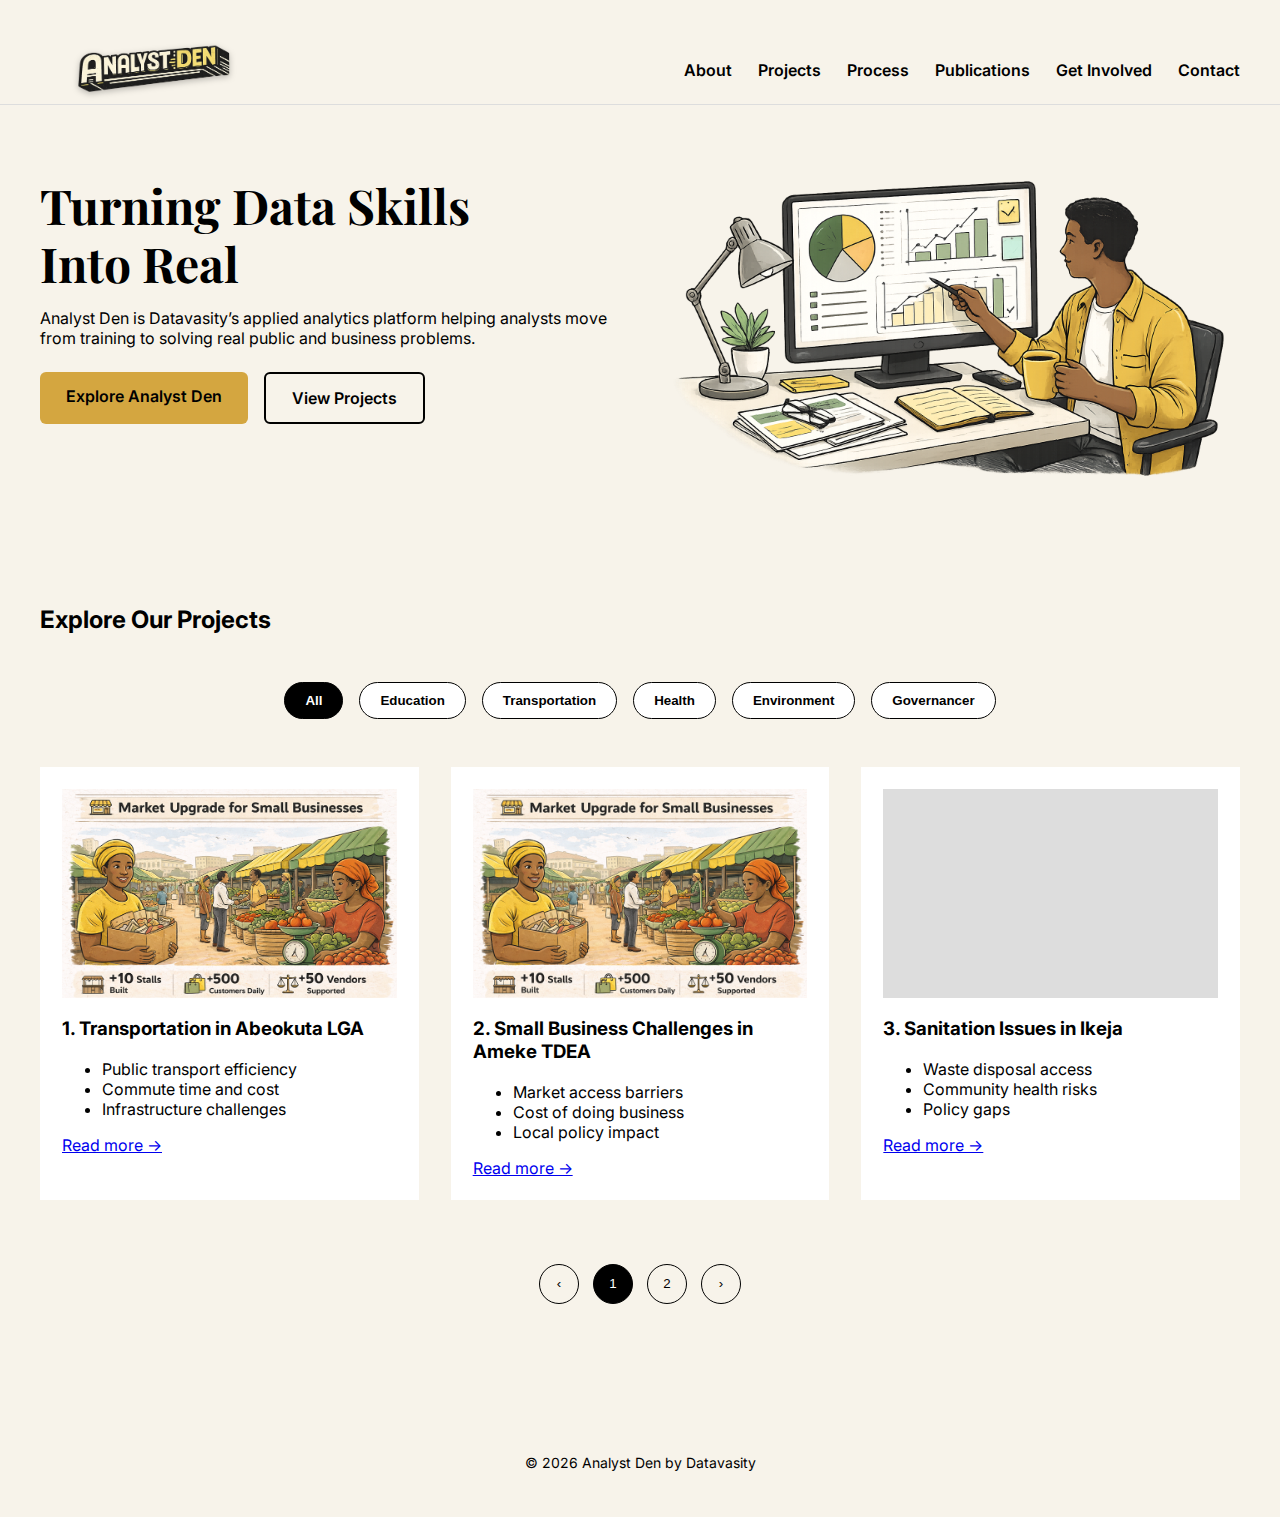
<file: index.html>
<!DOCTYPE html>
<html lang="en">
<head>
  <meta charset="UTF-8" />
  <meta name="viewport" content="width=device-width, initial-scale=1.0" />
  <title>Analyst Den | Turning Data Skills Into Real-World Impact</title>

  <link rel="preconnect" href="https://fonts.googleapis.com">
  <link rel="preconnect" href="https://fonts.gstatic.com" crossorigin>
  <link href="https://fonts.googleapis.com/css2?family=Inter:wght@400;600;700;800&family=Playfair+Display:wght@700&display=swap" rel="stylesheet">

  <link rel="stylesheet" href="styles.css" />
</head>
<body>

<header class="site-header">
  <div class="container header-row">
    <!-- LOGO → HOME -->
    <a href="index.html">
      <img src="assets/analyst-den-logo-3d.png" class="logo-img" alt="Analyst Den Logo">
    </a>

    <nav class="main-nav">
      <a href="about.html">About</a>
      <a href="p11.html">Projects</a>
      <a href="p11.html">Process</a>
      <a href="p11.html">Publications</a>
      <a href="p11.html">Get Involved</a>
      <a href="p11.html">Contact</a>
    </nav>

    <button class="menu-toggle" aria-label="Open menu">☰</button>
  </div>
</header>

<div class="mobile-menu">
  <button class="close-menu">✕</button>
  <a href="p11.html">About</a>
  <a href="p11.html">Projects</a>
  <a href="p11.html">Process</a>
  <a href="p11.html">Publications</a>
  <a href="p11.html">Get Involved</a>
  <a href="p11.html">Contact</a>
</div>

<section class="hero">
  <div class="container hero-grid">
    <div class="hero-text">
      <h1>Turning Data Skills<br><span id="typing-text"></span></h1>
      <p>Analyst Den is Datavasity’s applied analytics platform helping analysts move from training to solving real public and business problems.</p>

      <div class="hero-actions">
        <a href="p11.html" class="btn primary">Explore Analyst Den</a>
        <a href="p11.html" class="btn secondary">View Projects</a>
      </div>
    </div>
    <div class="hero-image"></div>
  </div>
</section>

<section class="projects">
  <div class="container">
    <h2>Explore Our Projects</h2>

    <div class="categories">
      <button class="active" data-filter="all">All</button>
      <button data-filter="public">Education</button>
      <button data-filter="business">Transportation</button>
      <button data-filter="community">Health</button>
      <button data-filter="community">Environment</button>
      <button data-filter="public">Governancer</button>
    </div>

    <div class="project-grid">

      <!-- POST 1 -->
      <div class="project-card" data-category="public" data-page="1">
        <div class="card-img" style="background-image: url('assets/project-business.png');"></div>
        <h3>1. Transportation in Abeokuta LGA</h3>
        <ul>
          <li>Public transport efficiency</li>
          <li>Commute time and cost</li>
          <li>Infrastructure challenges</li>
        </ul>
        <a href="pp.html" class="read-more">Read more →</a>
      </div>

      <!-- POST 2 -->
      <div class="project-card" data-category="business" data-page="1">
        <div class="card-img card-business"></div>
        <h3>2. Small Business Challenges in Ameke TDEA</h3>
        <ul>
          <li>Market access barriers</li>
          <li>Cost of doing business</li>
          <li>Local policy impact</li>
        </ul>
        <a href="pp.html" class="read-more">Read more →</a>
      </div>

      <!-- POST 3 -->
      <div class="project-card" data-category="community" data-page="1">
        <div class="card-img"></div>
        <h3>3. Sanitation Issues in Ikeja</h3>
        <ul>
          <li>Waste disposal access</li>
          <li>Community health risks</li>
          <li>Policy gaps</li>
        </ul>
        <a href="pp.html" class="read-more">Read more →</a>
      </div>

      <!-- POST 4 -->
      <div class="project-card" data-category="public" data-page="2">
        <div class="card-img" style="background-image: url('assets/project-business.png');"></div>
        <h3>4. Transportation in Abeokuta LGA</h3>
        <ul>
          <li>Public transport efficiency</li>
          <li>Commute time and cost</li>
          <li>Infrastructure challenges</li>
        </ul>
        <a href="pp.html" class="read-more">Read more →</a>
      </div>

      <!-- POST 5 -->
      <div class="project-card" data-category="business" data-page="2">
        <div class="card-img card-business"></div>
        <h3>5. Small Business Challenges in Ameke TDEA</h3>
        <ul>
          <li>Market access barriers</li>
          <li>Cost of doing business</li>
          <li>Local policy impact</li>
        </ul>
        <a href="pp.html" class="read-more">Read more →</a>
      </div>

      <!-- POST 6 -->
      <div class="project-card" data-category="community" data-page="2">
        <div class="card-img"></div>
        <h3>6. Sanitation Issues in Ikeja</h3>
        <ul>
          <li>Waste disposal access</li>
          <li>Community health risks</li>
          <li>Policy gaps</li>
        </ul>
        <a href="pp.html" class="read-more">Read more →</a>
      </div>

    </div>

    <div class="pagination">
      <button data-page="prev">‹</button>
      <button class="active" data-page="1">1</button>
      <button data-page="2">2</button>
      <button data-page="next">›</button>
    </div>

  </div>
</section>

<footer class="site-footer">
  <p>© 2026 Analyst Den by Datavasity</p>
</footer>

<script src="script.js"></script>
</body>
</html>
</file>
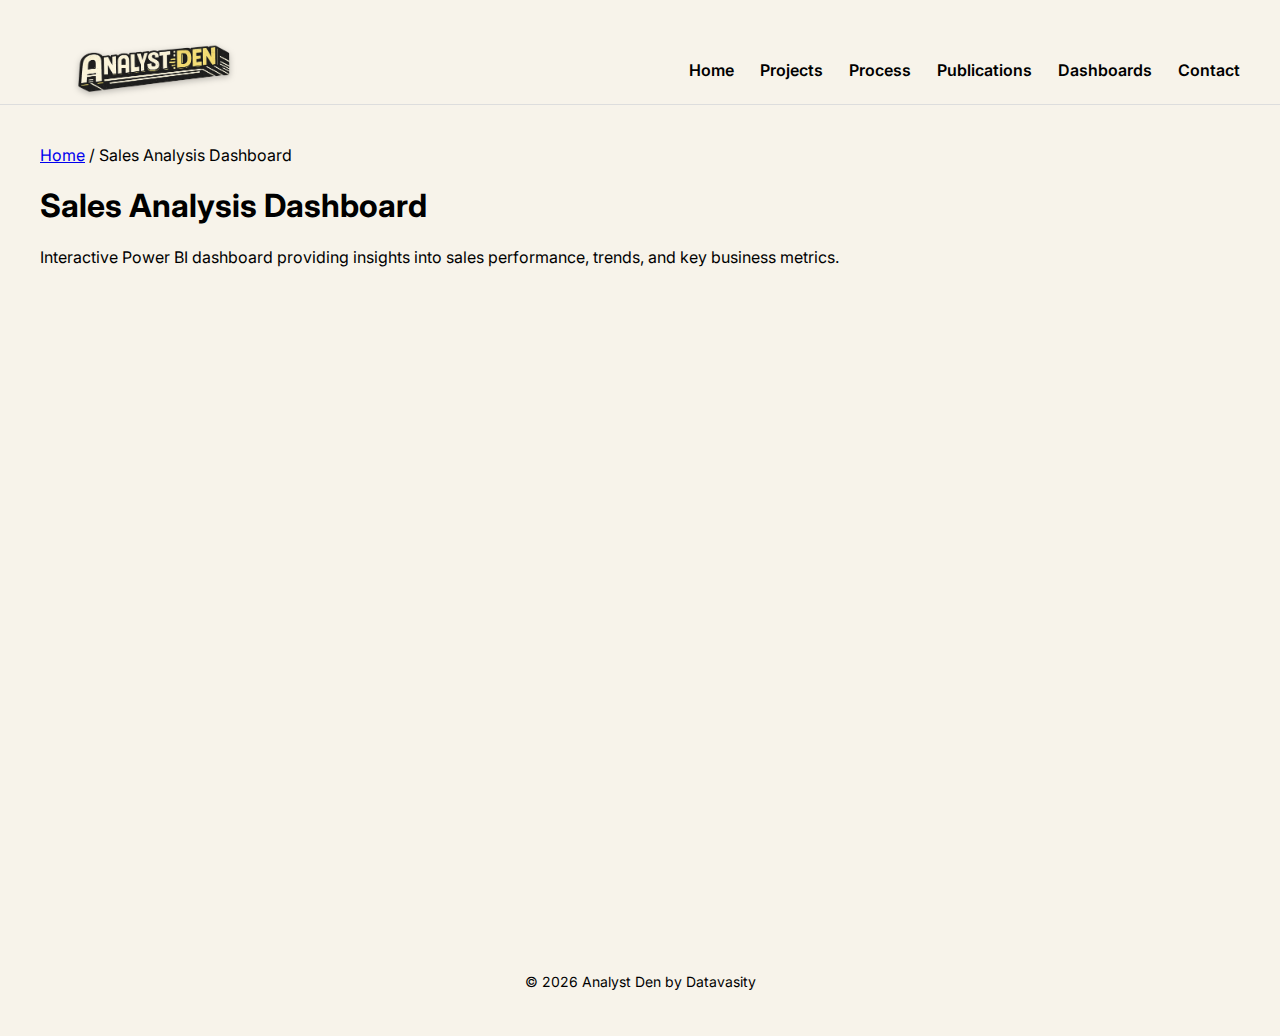
<file: bi.html>
<!DOCTYPE html>
<html lang="en">
<head>
  <meta charset="UTF-8" />
  <meta name="viewport" content="width=device-width, initial-scale=1.0" />
  <title>Sales Analysis Dashboard | Analyst Den</title>

  <!-- Fonts (same as rest of site) -->
  <link rel="preconnect" href="https://fonts.googleapis.com">
  <link rel="preconnect" href="https://fonts.gstatic.com" crossorigin>
  <link href="https://fonts.googleapis.com/css2?family=Inter:wght@400;600;700;800&family=Playfair+Display:wght@700&display=swap" rel="stylesheet">

  <!-- Shared site styles -->
  <link rel="stylesheet" href="styles.css" />
</head>
<body>

<!-- ===== HEADER ===== -->
<header class="site-header">
  <div class="container header-row">

    <!-- LOGO → HOME -->
    <a href="index.html">
      <img src="assets/analyst-den-logo-3d.png" class="logo-img" alt="Analyst Den Logo">
    </a>

    <nav class="main-nav">
      <a href="index.html">Home</a>
      <a href="p11.html">Projects</a>
      <a href="p11.html">Process</a>
      <a href="p11.html">Publications</a>
      <a href="p11.html">Dashboards</a>
      <a href="p11.html">Contact</a>
    </nav>

    <button class="menu-toggle" aria-label="Open menu">☰</button>
  </div>
</header>

<!-- ===== MOBILE MENU ===== -->
<div class="mobile-menu">
  <button class="close-menu">✕</button>
  <a href="index.html">Home</a>
  <a href="p11.html">Projects</a>
  <a href="p11.html">Process</a>
  <a href="p11.html">Publications</a>
  <a href="p11.html">Dashboards</a>
  <a href="p11.html">Contact</a>
</div>

<!-- ===== DASHBOARD CONTENT ===== -->
<main class="container">

  <!-- Breadcrumb -->
  <nav class="breadcrumb">
    <a href="index.html">Home</a> /
    <span>Sales Analysis Dashboard</span>
  </nav>

  <!-- Page Title -->
  <header class="project-header">
    <h1>Sales Analysis Dashboard</h1>
    <p>
      Interactive Power BI dashboard providing insights into sales performance,
      trends, and key business metrics.
    </p>
  </header>

  <!-- Power BI Embed -->
  <section class="dashboard-embed">
    <iframe
      title="Sales Analysis"
      src="https://app.powerbi.com/view?r=eyJrIjoiZTZiMDRjNDktZTBiOS00NzVhLWIyZDMtOGU2NGFkZTQxM2RhIiwidCI6IjBmN2UyZmFlLTc5NzYtNGM4NC05YzYzLWU1ZDkzZTg1ODNkMiJ9"
      width="100%"
      height="600"
      frameborder="0"
      allowfullscreen="true">
    </iframe>
  </section>

</main>

<!-- ===== FOOTER ===== -->
<footer class="site-footer">
  <p>© 2026 Analyst Den by Datavasity</p>
</footer>

<!-- Shared JS -->
<script src="script.js"></script>

</body>
</html>
</file>
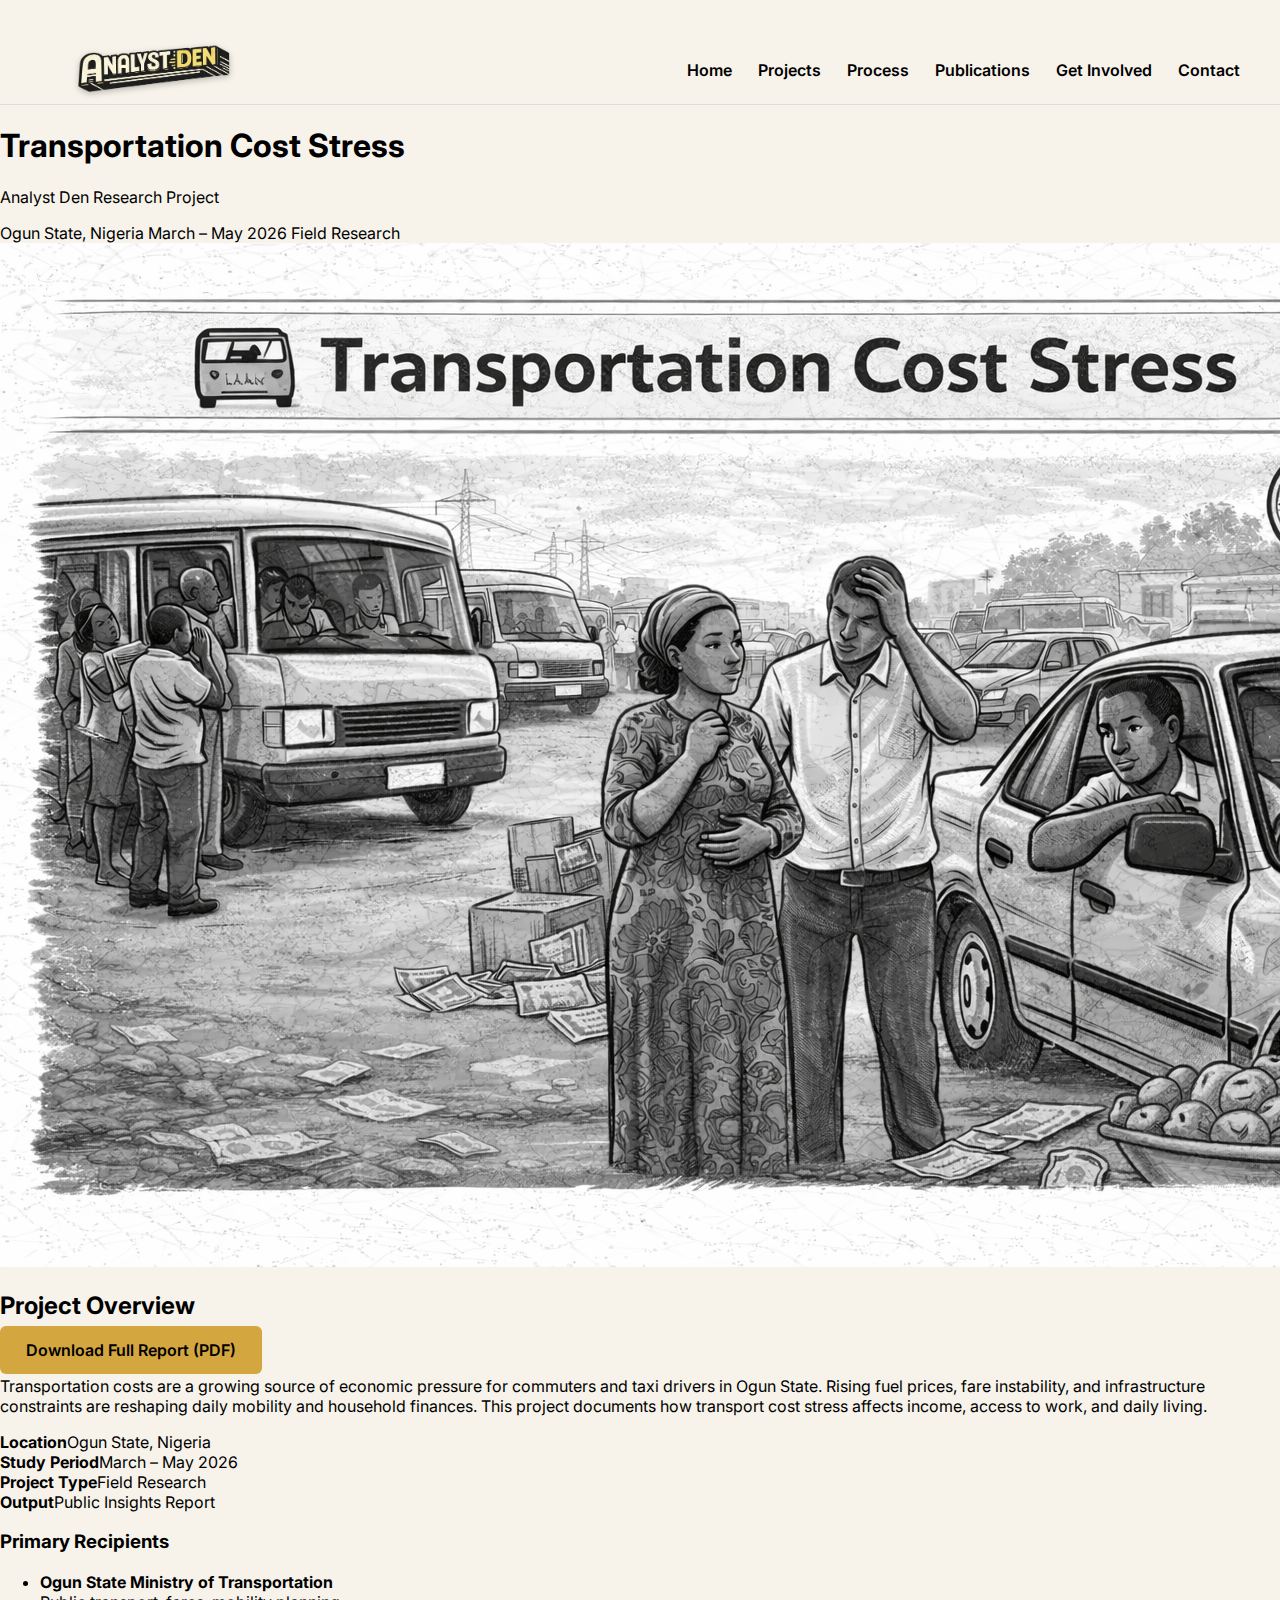
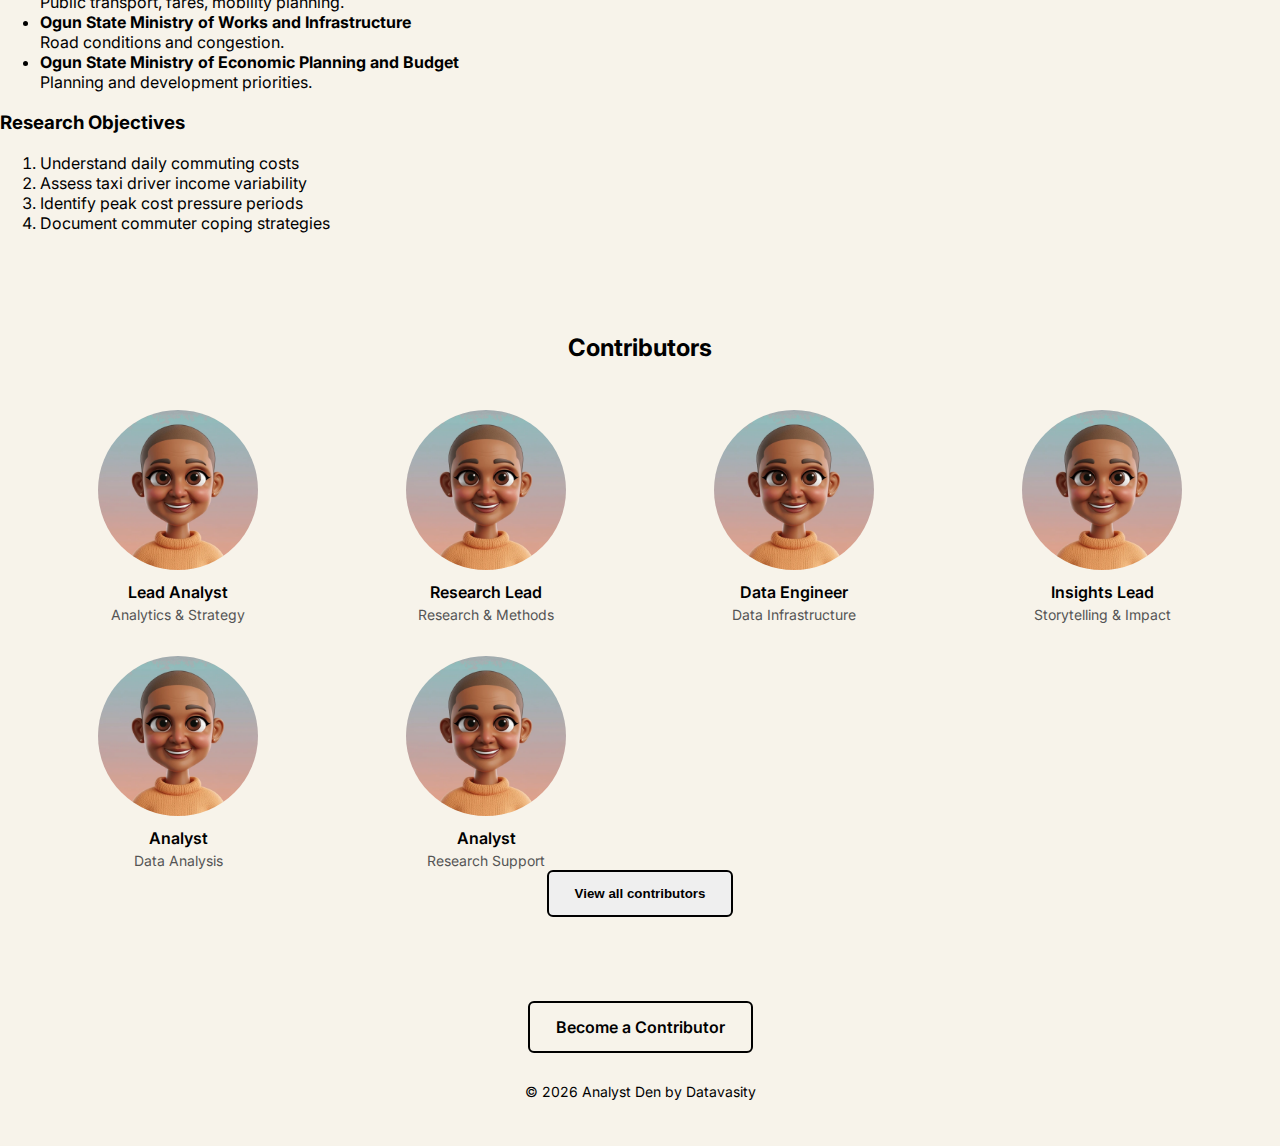
<file: red.html>
<!DOCTYPE html>
<html lang="en">
<head>
  <meta charset="UTF-8">
  <meta name="viewport" content="width=device-width, initial-scale=1">
  <title>Transportation Cost Stress | Analyst Den</title>

  <link rel="preconnect" href="https://fonts.googleapis.com">
  <link rel="preconnect" href="https://fonts.gstatic.com" crossorigin>
  <link href="https://fonts.googleapis.com/css2?family=Inter:wght@400;600;700&family=Playfair+Display:wght@700&display=swap" rel="stylesheet">

  <link rel="stylesheet" href="styles.css">
</head>

<body>

<header class="site-header">
  <div class="container header-row">
    <a href="index.html">
      <img src="assets/analyst-den-logo-3d.png" class="logo-img" alt="Analyst Den">
    </a>

    <nav class="main-nav">
      <a href="index.html">Home</a>
      <a href="p11.html">Projects</a>
      <a href="p11.html">Process</a>
      <a href="p11.html">Publications</a>
      <a href="p11.html">Get Involved</a>
      <a href="p11.html">Contact</a>
    </nav>
  </div>
</header>

<main class="ad-project">

  <!-- HERO -->
  <section class="ad-project-hero">
    <div class="ad-project-wrap">

      <div class="ad-project-text">
        <h1>Transportation Cost Stress</h1>
        <p class="ad-project-subtitle">Analyst Den Research Project</p>

        <div class="ad-project-meta">
          <span>Ogun State, Nigeria</span>
          <span>March – May 2026</span>
          <span>Field Research</span>
        </div>
      </div>

      <div class="ad-project-media">
        <img src="assets/trans.png" >    <!-- IMAGE INPUT -->
      </div>

    </div>
  </section>

  <!-- OVERVIEW -->
  <section class="ad-project-section">
    <div class="ad-project-narrow">

      <div class="ad-project-overview-header">
        <h2>Project Overview</h2>

        <div class="project-download">
          <a href="assets/reports/transportation-abeokuta.pdf"
             class="btn primary"
             download>
            Download Full Report (PDF)
          </a>
        </div>
      </div>

      <p>
        Transportation costs are a growing source of economic pressure for commuters and taxi drivers in Ogun State.
        Rising fuel prices, fare instability, and infrastructure constraints are reshaping daily mobility and household finances.
        This project documents how transport cost stress affects income, access to work, and daily living.
      </p>

    </div>
  </section>

  <!-- STUDY DETAILS -->
  <section class="ad-project-section ad-muted">
    <div class="ad-project-details">
      <div><strong>Location</strong><span>Ogun State, Nigeria</span></div>
      <div><strong>Study Period</strong><span>March – May 2026</span></div>
      <div><strong>Project Type</strong><span>Field Research</span></div>
      <div><strong>Output</strong><span>Public Insights Report</span></div>
    </div>
  </section>

  <!-- RECIPIENTS + OBJECTIVES -->
  <section class="ad-project-section">
    <div class="ad-project-grid">

      <div>
        <h3>Primary Recipients</h3>
        <ul>
          <li><strong>Ogun State Ministry of Transportation</strong><br>Public transport, fares, mobility planning.</li>
          <li><strong>Ogun State Ministry of Works and Infrastructure</strong><br>Road conditions and congestion.</li>
          <li><strong>Ogun State Ministry of Economic Planning and Budget</strong><br>Planning and development priorities.</li>
        </ul>
      </div>

      <div>
        <h3>Research Objectives</h3>
        <ol>
          <li>Understand daily commuting costs</li>
          <li>Assess taxi driver income variability</li>
          <li>Identify peak cost pressure periods</li>
          <li>Document commuter coping strategies</li>
        </ol>
      </div>

    </div>
  </section>

</main>

<section class="team-section">
  <h2> Contributors </h2>

  <div class="team-fullwidth">
    <div class="team-grid">

      <div class="team-card">
        <div class="team-photo">
          <img src="assets/avatars/avatar-1.png" alt="Lead Analyst">
          <div class="team-hover">
            <p>Applied analytics and public sector research.</p>
          </div>
        </div>
        <h4>Lead Analyst</h4>
        <span>Analytics & Strategy</span>
      </div>

      <div class="team-card">
        <div class="team-photo">
          <img src="assets/avatars/avatar-2.png" alt="Research Lead">
          <div class="team-hover">
            <p>Research design, surveys, and validation.</p>
          </div>
        </div>
        <h4>Research Lead</h4>
        <span>Research & Methods</span>
      </div>

      <div class="team-card">
        <div class="team-photo">
          <img src="assets/avatars/avatar-2.png" alt="Data Engineer">
          <div class="team-hover">
            <p>Data pipelines and dashboards.</p>
          </div>
        </div>
        <h4>Data Engineer</h4>
        <span>Data Infrastructure</span>
      </div>

      <div class="team-card">
        <div class="team-photo">
          <img src="assets/avatars/avatar-2.png" alt="Insights Lead">
          <div class="team-hover">
            <p>Storytelling and insight communication.</p>
          </div>
        </div>
        <h4>Insights Lead</h4>
        <span>Storytelling & Impact</span>
      </div>

      <div class="team-card">
        <div class="team-photo">
          <img src="assets/avatars/avatar-2.png" alt="Analyst">
          <div class="team-hover">
            <p>Analysis and reporting support.</p>
          </div>
        </div>
        <h4>Analyst</h4>
        <span>Data Analysis</span>
      </div>

      <div class="team-card">
        <div class="team-photo">
          <img src="assets/avatars/avatar-3.png" alt="Analyst">
          <div class="team-hover">
            <p>Policy and community insights.</p>
          </div>
        </div>
        <h4>Analyst</h4>
        <span>Research Support</span>
      </div>

    </div>
  </div>
</section>

<!-- CTA -->
<section class="content-section" style="text-align:center;">
  <a href="p11.html" class="btn secondary">Become a Contributor</a>
</section>

<footer class="site-footer">
  <p>© 2026 Analyst Den by Datavasity</p>
</footer>

<script>
  const teamGrid = document.querySelector('.team-grid');
  const teamCards = document.querySelectorAll('.team-grid .team-card');

  if (teamCards.length > 3) {
    const btn = document.createElement('button');
    btn.className = 'btn secondary';
    btn.textContent = 'View all contributors';

    const wrap = document.createElement('div');
    wrap.className = 'team-toggle';
    wrap.appendChild(btn);

    teamGrid.parentElement.appendChild(wrap);

    btn.addEventListener('click', () => {
      teamGrid.classList.toggle('show-all');
      btn.textContent = teamGrid.classList.contains('show-all')
        ? 'Show fewer contributors'
        : 'View all contributors';
    });
  }
</script>

</body>
</html>
</file>
<file: styles.css>
body{font-family:Inter,sans-serif;margin:0;background:#f7f3ea}
.container{max-width:1200px;margin:auto;padding:40px 20px}
.site-header{height:104px;display:flex;align-items:center;border-bottom:1px solid #ddd}
.header-row{width:100%;display:flex;align-items:center;justify-content:space-between}


.hero-actions {
  margin-top: 1.5rem;
  display: flex;
  gap: 16px; /* space between the buttons */
  flex-wrap: wrap;
}

.contributors-list img {
  width: 82px;
  height: 82px;
  border-radius: 80%;
  object-fit: cover;
}



.logo-img{height:56px;max-width:240px;filter:drop-shadow(0 2px 3px rgba(0,0,0,.25))}
.main-nav a{margin-left:22px;text-decoration:none;color:#000;font-weight:600}
.menu-toggle{display:none;font-size:32px;background:none;border:none}
.hero-grid{display:grid;grid-template-columns:1fr 1fr;gap:48px}
.hero h1 {
  font-family: 'Playfair Display', serif;
  font-size: clamp(32px, 4vw, 48px);
  line-height: 1.2;
  margin-bottom: 16px;
}


.hero-image{
  background-image: url('assets/headerimg.png');
  background-size: cover;
  background-position: center;
  border-radius: 12px;
  min-height: 360px;
}




.btn{padding:14px 26px;border-radius:6px;font-weight:600;text-decoration:none}
.btn.primary{background:#d4a640;color:#000}
.btn.secondary{border:2px solid #000;color:#000}
.categories{display:flex;justify-content:center;gap:16px;margin:48px 0;flex-wrap:wrap}
.categories button{padding:10px 20px;border-radius:20px;border:1px solid #000;background:#fff;font-weight:600}
.categories button.active{background:#000;color:#fff}
.project-grid{display:grid;grid-template-columns:repeat(3,1fr);gap:32px}
.project-card{background:#fff;padding:22px}
.card-img{width:100%;aspect-ratio:16/10;background:#ddd;margin-bottom:16px;background-size:cover;background-position:center}
.card-public{background:#ccc}
.card-business{background-image:url('assets/project-business.png')}
.card-community{background:#bbb}
.pagination{display:flex;justify-content:center;gap:14px;margin:64px 0}
.pagination button{width:40px;height:40px;border-radius:50%;border:1px solid #000;background:transparent}
.pagination button.active{background:#000;color:#fff}
.site-footer{text-align:center;padding:32px;font-size:14px}
.mobile-menu{position:fixed;top:0;left:-100%;width:80%;height:100%;background:#f7f3ea;display:flex;flex-direction:column;padding:40px;transition:left .3s}
.mobile-menu.open{left:0}
.mobile-menu a{margin-bottom:20px;font-size:18px;text-decoration:none;color:#000}
@media(max-width:768px){
.main-nav{display:none}
.menu-toggle{display:block}
.hero-grid{grid-template-columns:1fr}
.hero-image{display:none}
.project-grid{grid-template-columns:1fr}
.card-img{aspect-ratio:4/3;max-height:220px}
}

/* ===== TEAM SECTION ===== */

.team-section {
  margin: 100px 0;
  text-align: center;
}

.team-section h2 {
  margin-bottom: 48px;
}

/* ===== FULL WIDTH BREAKOUT ===== */

.team-fullwidth {
  width: 100vw;
  margin-left: calc(-50vw + 50%);
}

/* ===== TEAM GRID ===== */

.team-grid {
  max-width: 1200px;
  margin: 0 auto;
  display: grid;
  grid-template-columns: repeat(auto-fit, minmax(220px, 1fr));
  gap: 32px;
  justify-items: center;
  justify-content: center;
  padding: 0 24px;
}

/* ===== TEAM CARD ===== */

.team-card {
  text-align: center;
  max-width: 220px;
}

/* ===== TEAM PHOTO ===== */

.team-photo {
  position: relative;
  width: 160px;
  height: 160px;
  margin: 0 auto 12px;
  border-radius: 50%;
  overflow: hidden;
}

.team-photo img {
  width: 100%;
  height: 100%;
  object-fit: cover;
}

/* ===== HOVER OVERLAY ===== */

.team-hover {
  position: absolute;
  inset: 0;
  background: rgba(0, 0, 0, 0.65);
  color: #fff;
  display: flex;
  align-items: center;
  justify-content: center;
  padding: 14px;
  text-align: center;
  opacity: 0;
  transition: opacity 0.25s ease;
  font-size: 14px;
}

.team-photo:hover .team-hover {
  opacity: 1;
}

/* ===== TEXT ===== */

.team-card h4 {
  margin: 8px 0 2px;
  font-size: 16px;
  font-weight: 600;
}

.team-card span {
  font-size: 14px;
  color: #555;
}

/* ===== RESPONSIVE ===== */

@media (max-width: 1024px) {
  .team-grid {
    gap: 28px;
  }
}

@media (max-width: 768px) {
  .team-grid {
    grid-template-columns: repeat(2, 1fr);
  }
}

@media (max-width: 480px) {
  .team-grid {
    grid-template-columns: 1fr;
  }
}
</file>
